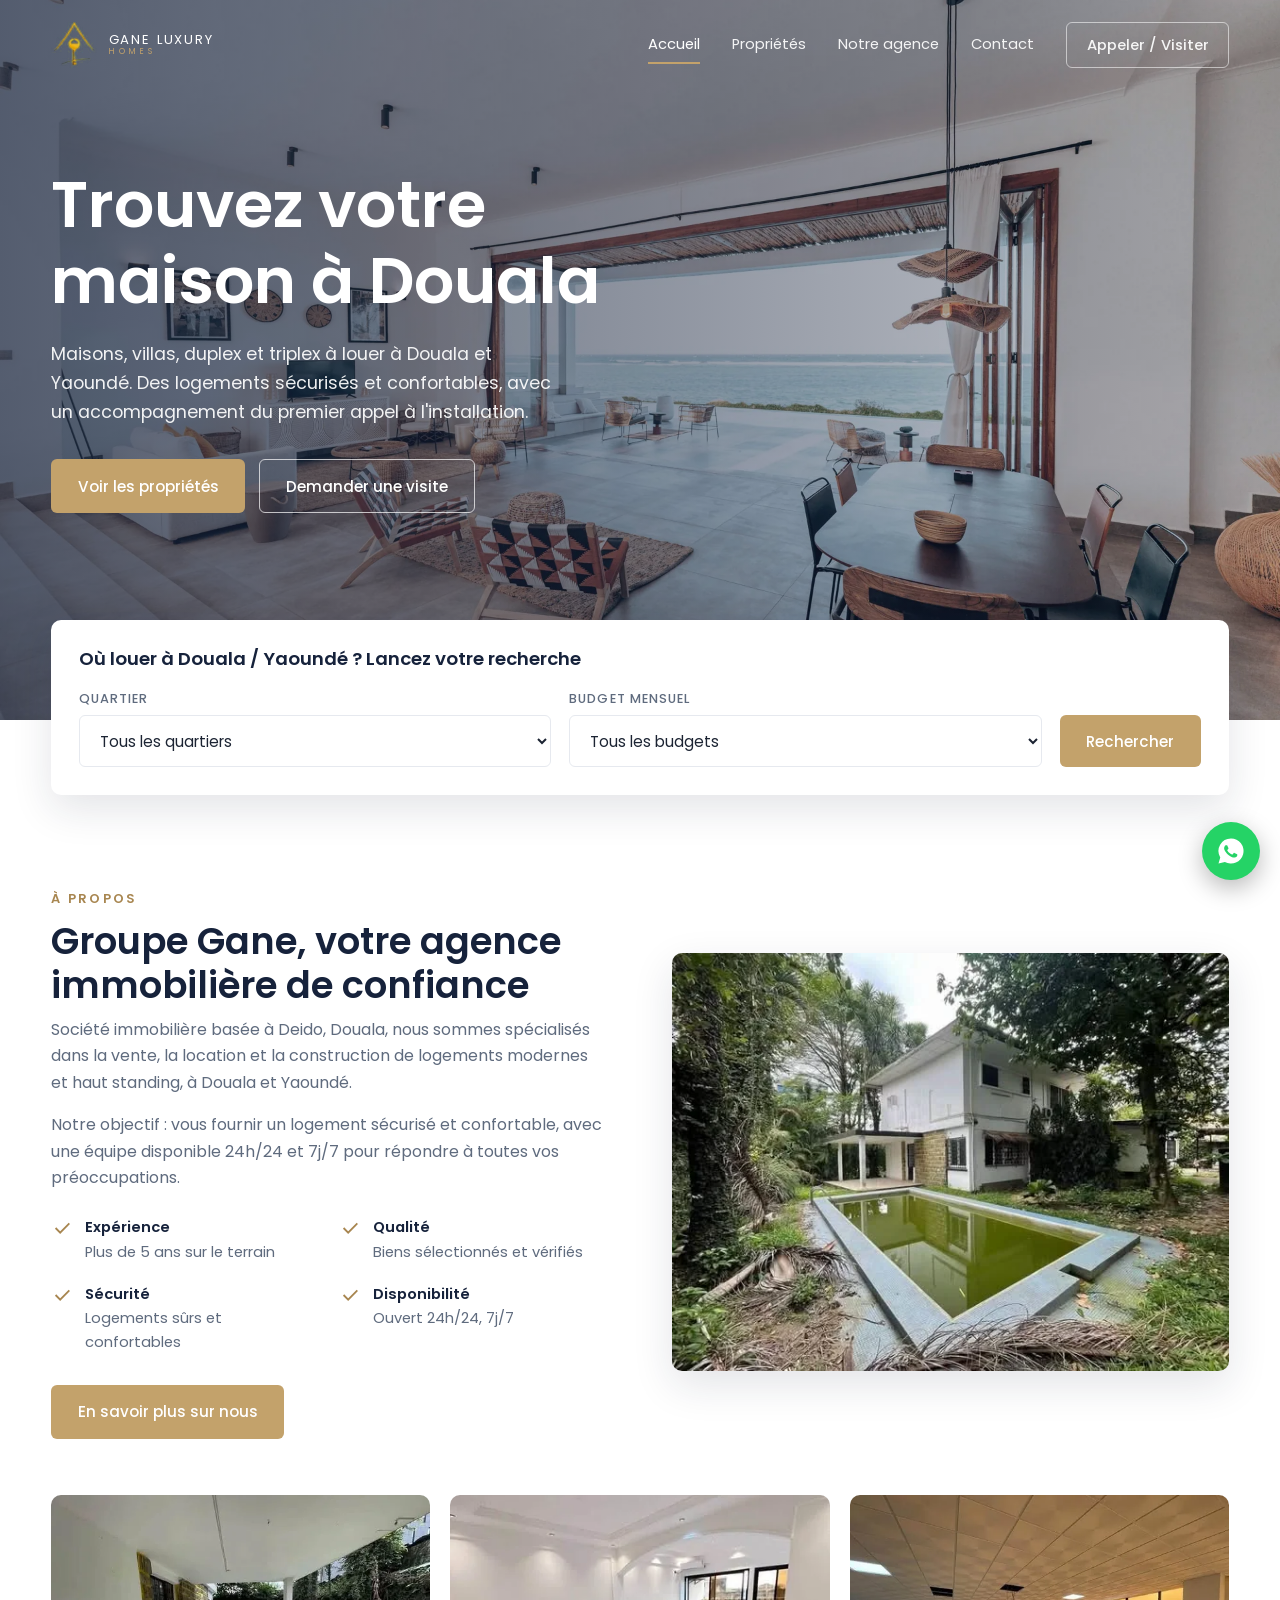
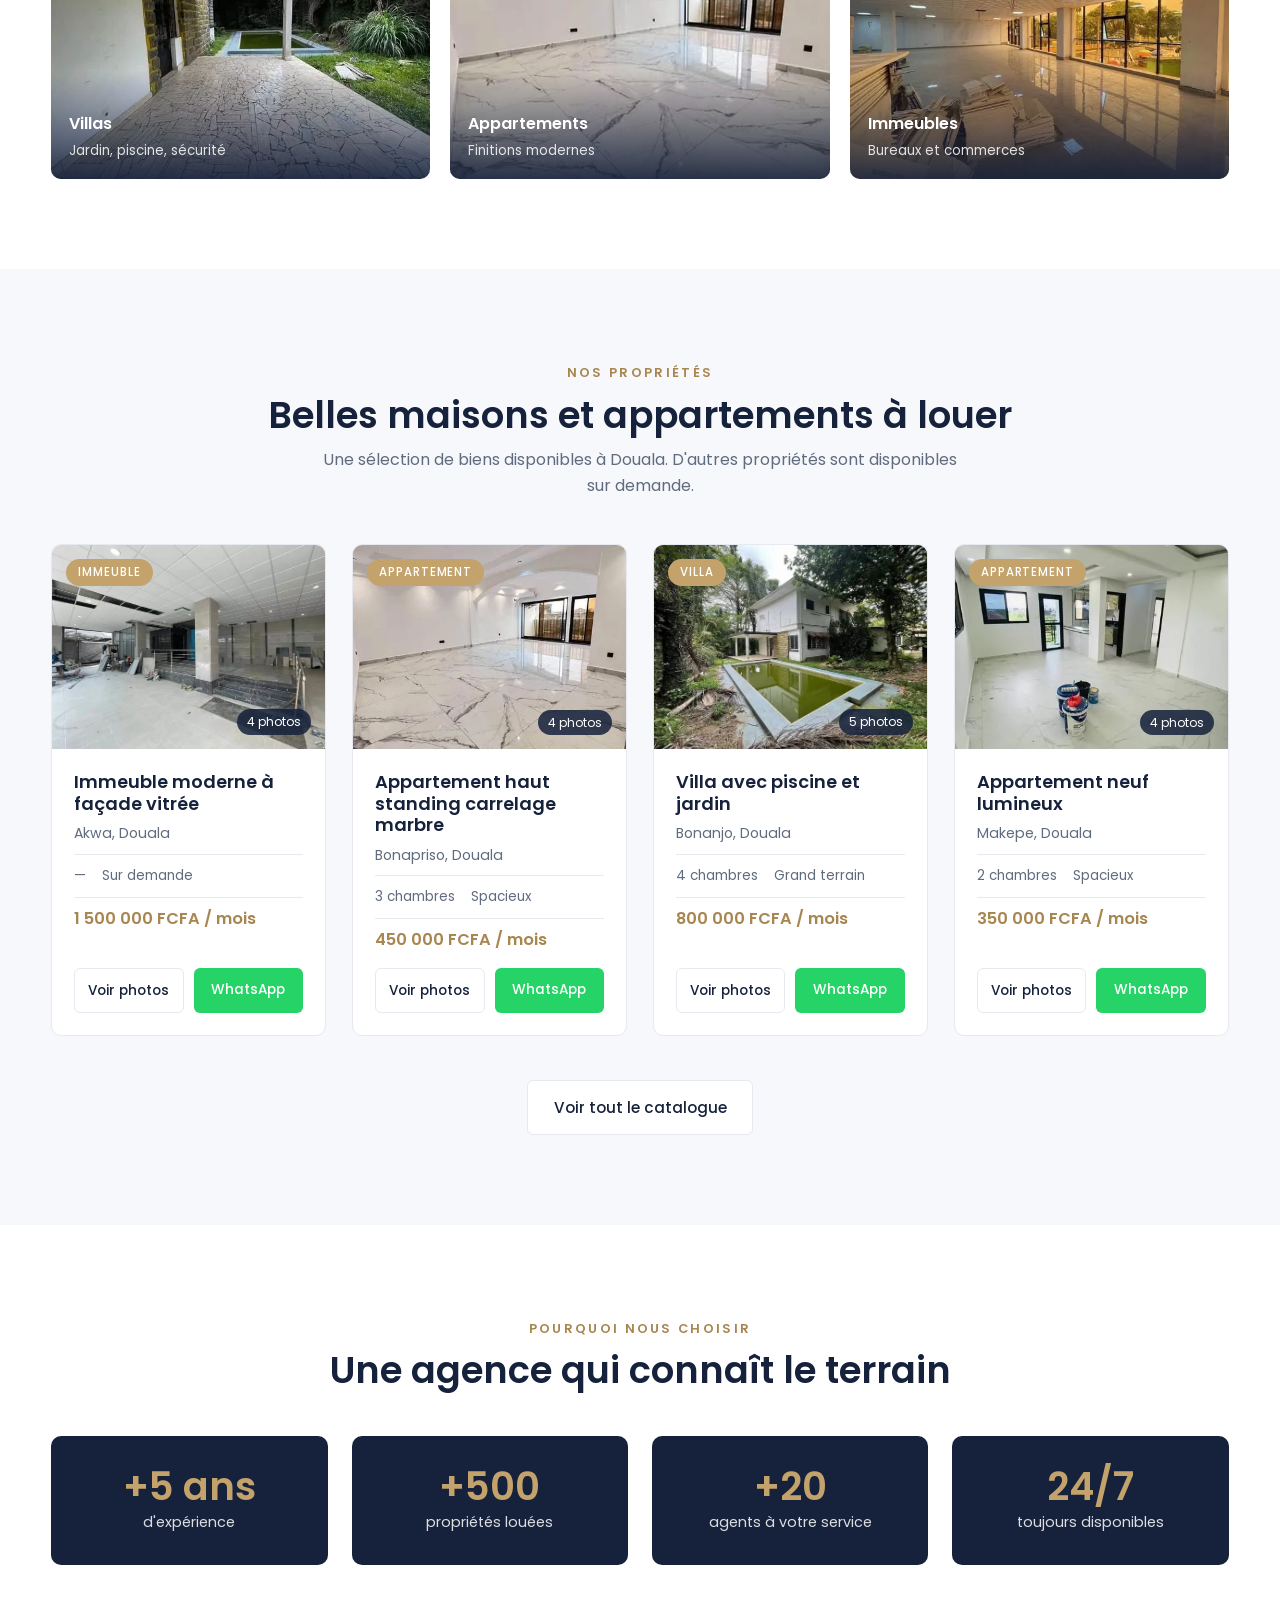
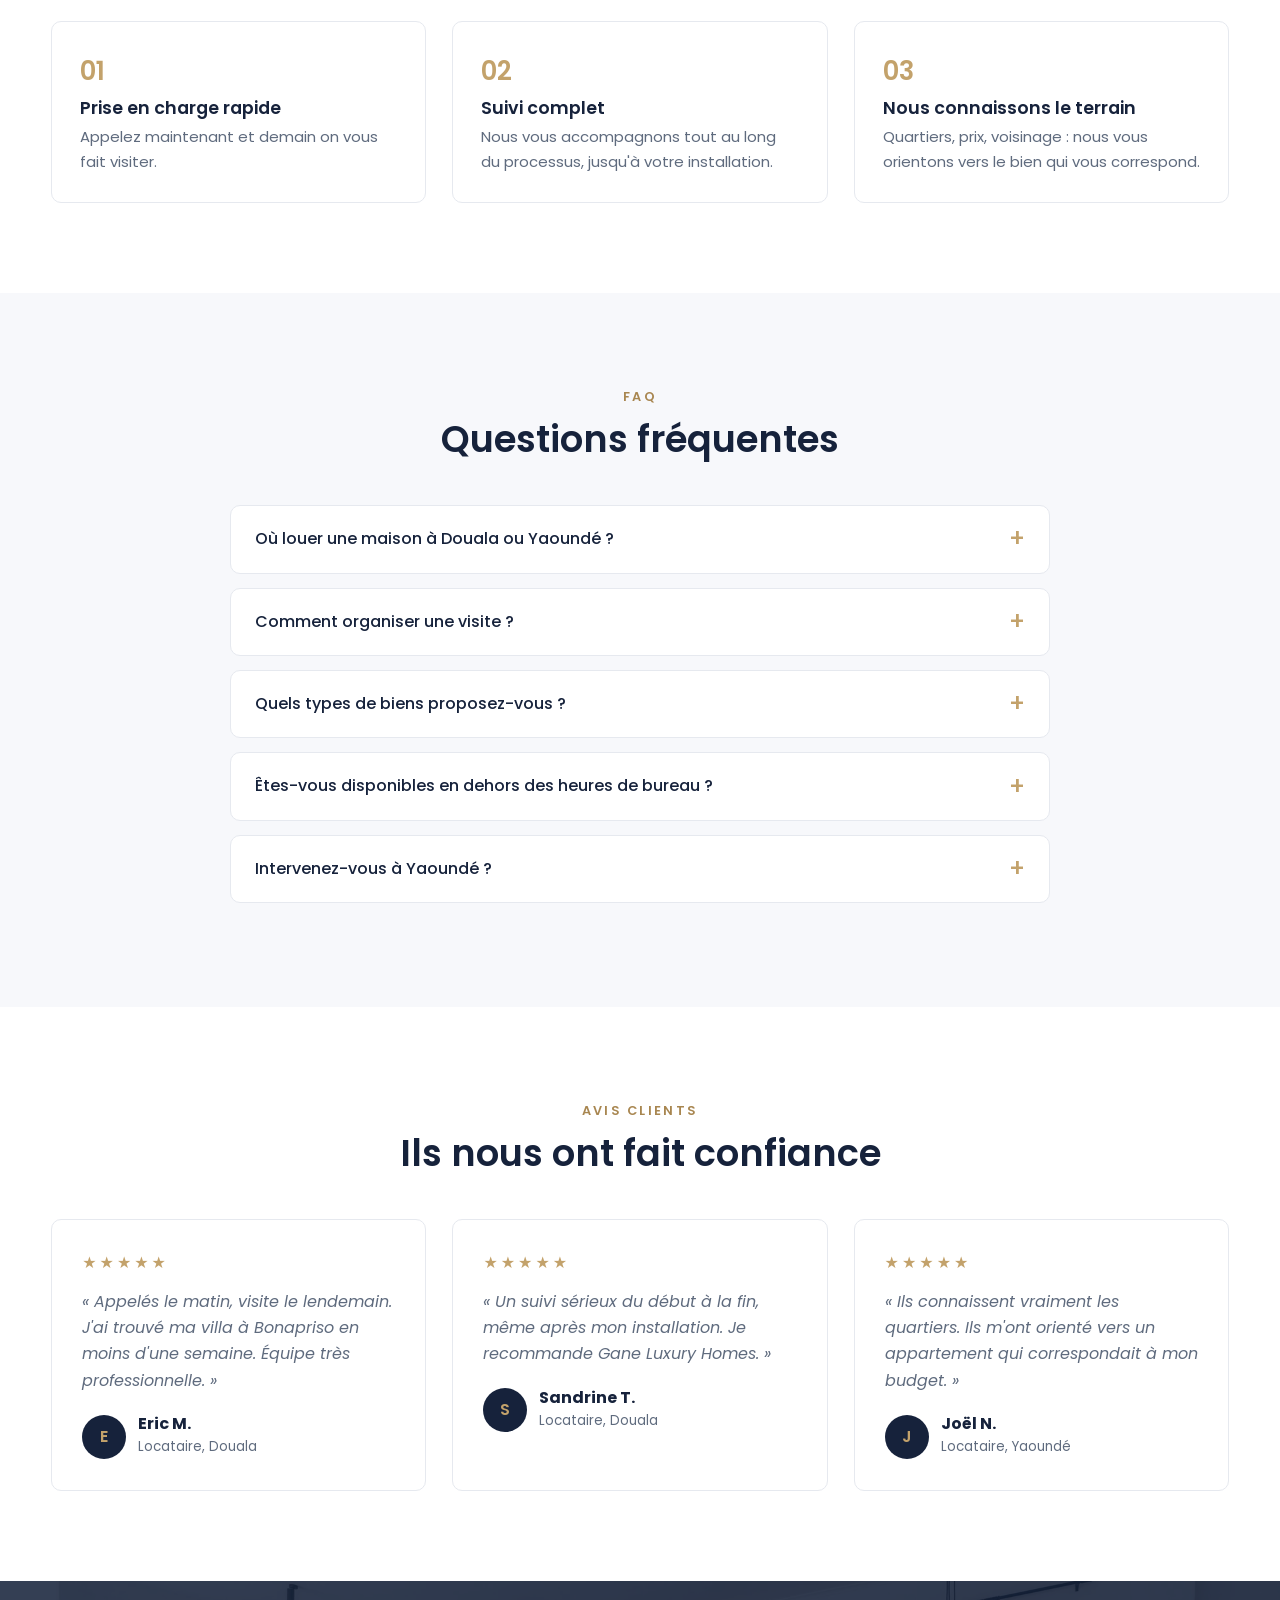
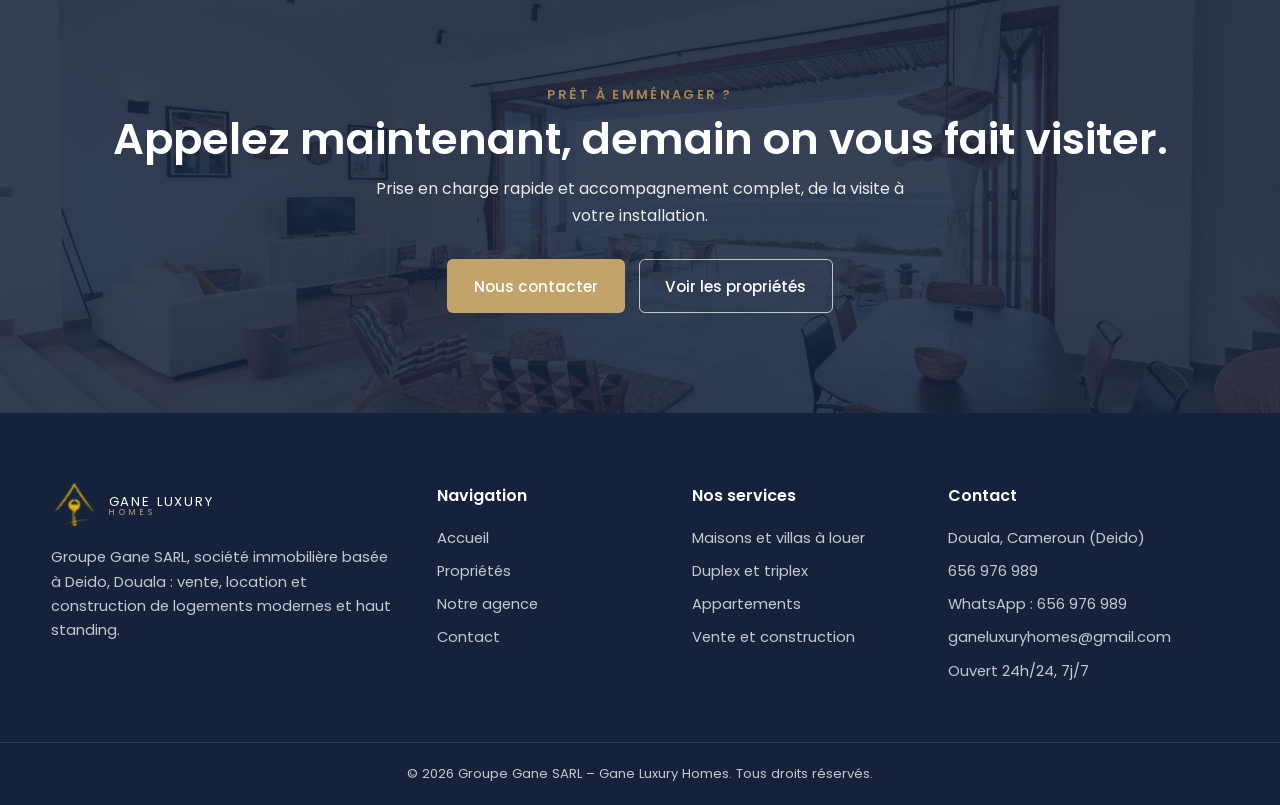
<file: index.html>
<!DOCTYPE html>
<html lang="fr">
<head>
<meta charset="utf-8">
<meta name="viewport" content="width=device-width,initial-scale=1">
<title>Agence immobilière Douala & Yaoundé – Maisons, villas et duplex à louer | Gane Luxury Homes</title>
<meta name="description" content="Groupe Gane, agence immobilière à Douala et Yaoundé : trouvez votre villa, maison ou duplex à louer. Visite rapide, accompagnement complet, disponible 24h/24.">
<meta name="keywords" content="agence immobilière douala, agence immobilière yaoundé, maison à louer, villa et maison à louer, maison villas, duplex, triplex à louer à douala, trouvez votre villa à douala, location de maison, où louer à douala, belle maison à louer, grande maison à louer">
<meta name="theme-color" content="#16223b">
<link rel="preconnect" href="https://fonts.googleapis.com">
<link rel="preconnect" href="https://fonts.gstatic.com" crossorigin>
<link href="https://fonts.googleapis.com/css2?family=Poppins:wght@300;400;500;600&display=swap" rel="stylesheet">
<link rel="stylesheet" href="css/style.css">
<script type="application/ld+json">
{"@context":"https://schema.org","@type":"RealEstateAgent","name":"Groupe Gane - Gane Luxury Homes","description":"Agence immobilière à Douala : vente, location et construction de logements modernes et haut standing.","telephone":"+237656976989","email":"ganeluxuryhomes@gmail.com","address":{"@type":"PostalAddress","addressLocality":"Douala","addressCountry":"CM"},"areaServed":["Douala","Yaoundé"],"openingHours":"Mo-Su 00:00-23:59"}
</script>
</head>
<body>
<header class="header">
  <div class="wrap nav">
    <a href="index.html" class="logo" aria-label="Gane Luxury Homes">
      <img class="logo-img" src="image/logo.webp" alt="">
      <span class="logo-text"><b>GANE LUXURY</b><small>HOMES</small></span>
    </a>
    <button class="burger" aria-label="Menu"><span></span><span></span><span></span></button>
    <nav class="menu">
      <a href="index.html" class="active">Accueil</a>
      <a href="proprietes.html" >Propriétés</a>
      <a href="agence.html" >Notre agence</a>
      <a href="contact.html" >Contact</a>
      <a href="contact.html" class="btn">Appeler / Visiter</a>
    </nav>
  </div>
</header>
<section class="hero" style="background-image:url('image/banniere2.webp')">
  <div class="wrap">
    <h1>Trouvez votre maison à Douala</h1>
    <p>Maisons, villas, duplex et triplex à louer à Douala et Yaoundé. Des logements sécurisés et confortables, avec un accompagnement du premier appel à l'installation.</p>
    <div class="hero-btns">
      <a class="btn btn-gold" href="proprietes.html">Voir les propriétés</a>
      <a class="btn btn-outline" href="contact.html">Demander une visite</a>
    </div>
  </div>
</section>

<div class="search-wrap wrap">
  <form class="search" id="hero-search">
    <h3>Où louer à Douala / Yaoundé ? Lancez votre recherche</h3>
    <div class="field"><label for="hq">Quartier</label><select id="hq" name="quartier" data-quartier></select></div>
    <div class="field"><label for="hb">Budget mensuel</label><select id="hb" name="budget" data-budget></select></div>
    <button class="btn btn-gold" type="submit">Rechercher</button>
  </form>
</div>

<section class="section">
  <div class="wrap split">
    <div class="reveal">
      <span class="eyebrow">À propos</span>
      <h2>Groupe Gane, votre agence immobilière de confiance</h2>
      <p>Société immobilière basée à Deido, Douala, nous sommes spécialisés dans la vente, la location et la construction de logements modernes et haut standing, à Douala et Yaoundé.</p>
      <p>Notre objectif : vous fournir un logement sécurisé et confortable, avec une équipe disponible 24h/24 et 7j/7 pour répondre à toutes vos préoccupations.</p>
      <ul class="checks">
        <li><svg viewBox="0 0 24 24"><path d="M5 12l5 5L20 7"/></svg><div><b>Expérience</b><span>Plus de 5 ans sur le terrain</span></div></li>
        <li><svg viewBox="0 0 24 24"><path d="M5 12l5 5L20 7"/></svg><div><b>Qualité</b><span>Biens sélectionnés et vérifiés</span></div></li>
        <li><svg viewBox="0 0 24 24"><path d="M5 12l5 5L20 7"/></svg><div><b>Sécurité</b><span>Logements sûrs et confortables</span></div></li>
        <li><svg viewBox="0 0 24 24"><path d="M5 12l5 5L20 7"/></svg><div><b>Disponibilité</b><span>Ouvert 24h/24, 7j/7</span></div></li>
      </ul>
      <a class="btn btn-gold" href="agence.html">En savoir plus sur nous</a>
    </div>
    <img class="reveal" src="image/C1.webp" alt="Villa avec piscine à louer à Douala" loading="lazy">
  </div>
  <div class="wrap projects">
    <div class="mini reveal"><img src="image/C4.webp" alt="Villa et terrasse" loading="lazy"><div><b>Villas</b><small>Jardin, piscine, sécurité</small></div></div>
    <div class="mini reveal"><img src="image/B1.webp" alt="Appartement haut standing" loading="lazy"><div><b>Appartements</b><small>Finitions modernes</small></div></div>
    <div class="mini reveal"><img src="image/A2.webp" alt="Immeuble moderne" loading="lazy"><div><b>Immeubles</b><small>Bureaux et commerces</small></div></div>
  </div>
</section>

<section class="section alt">
  <div class="wrap">
    <div class="sec-head center reveal">
      <span class="eyebrow">Nos propriétés</span>
      <h2>Belles maisons et appartements à louer</h2>
      <p class="lead">Une sélection de biens disponibles à Douala. D'autres propriétés sont disponibles sur demande.</p>
    </div>
    <div class="props" id="featured"></div>
    <div class="center-btn"><a class="btn btn-dark" href="proprietes.html">Voir tout le catalogue</a></div>
  </div>
</section>

<section class="section">
  <div class="wrap">
    <div class="sec-head center reveal">
      <span class="eyebrow">Pourquoi nous choisir</span>
      <h2>Une agence qui connaît le terrain</h2>
    </div>
    <div class="why-grid">
      <div class="stat reveal"><b>+5 ans</b><span>d'expérience</span></div>
      <div class="stat reveal"><b>+500</b><span>propriétés louées</span></div>
      <div class="stat reveal"><b>+20</b><span>agents à votre service</span></div>
      <div class="stat reveal"><b>24/7</b><span>toujours disponibles</span></div>
    </div>
    <div class="adv">
      <div class="reveal"><span class="num">01</span><h3>Prise en charge rapide</h3><p>Appelez maintenant et demain on vous fait visiter.</p></div>
      <div class="reveal"><span class="num">02</span><h3>Suivi complet</h3><p>Nous vous accompagnons tout au long du processus, jusqu'à votre installation.</p></div>
      <div class="reveal"><span class="num">03</span><h3>Nous connaissons le terrain</h3><p>Quartiers, prix, voisinage : nous vous orientons vers le bien qui vous correspond.</p></div>
    </div>
  </div>
</section>

<section class="section alt">
  <div class="wrap">
    <div class="sec-head center reveal"><span class="eyebrow">FAQ</span><h2>Questions fréquentes</h2></div>
    <div class="faq reveal">
      <details><summary>Où louer une maison à Douala ou Yaoundé ?</summary><p>Nous proposons des maisons, villas, duplex et triplex dans les meilleurs quartiers de Douala et Yaoundé. Contactez-nous avec votre budget et votre quartier souhaité, nous vous proposons les biens disponibles.</p></details>
      <details><summary>Comment organiser une visite ?</summary><p>Appelez-nous ou écrivez-nous sur WhatsApp au 656 976 989. Demain, notre équipe vous fait visiter les biens qui vous intéressent.</p></details>
      <details><summary>Quels types de biens proposez-vous ?</summary><p>Villas, maisons, duplex, triplex, appartements et immeubles, à la location comme à la vente. Nous réalisons également des constructions de logements modernes.</p></details>
      <details><summary>Êtes-vous disponibles en dehors des heures de bureau ?</summary><p>Oui, nous sommes disponibles 24h/24 et 7j/7 pour répondre à toutes vos préoccupations.</p></details>
      <details><summary>Intervenez-vous à Yaoundé ?</summary><p>Oui, nous opérons principalement à Douala et Yaoundé.</p></details>
    </div>
  </div>
</section>

<section class="section">
  <div class="wrap">
    <div class="sec-head center reveal"><span class="eyebrow">Avis clients</span><h2>Ils nous ont fait confiance</h2></div>
    <div class="reviews">
      <div class="review reveal"><div class="stars">★★★★★</div><p>« Appelés le matin, visite le lendemain. J'ai trouvé ma villa à Bonapriso en moins d'une semaine. Équipe très professionnelle. »</p><div class="who"><span class="av">E</span><div><b>Eric M.</b><small>Locataire, Douala</small></div></div></div>
      <div class="review reveal"><div class="stars">★★★★★</div><p>« Un suivi sérieux du début à la fin, même après mon installation. Je recommande Gane Luxury Homes. »</p><div class="who"><span class="av">S</span><div><b>Sandrine T.</b><small>Locataire, Douala</small></div></div></div>
      <div class="review reveal"><div class="stars">★★★★★</div><p>« Ils connaissent vraiment les quartiers. Ils m'ont orienté vers un appartement qui correspondait à mon budget. »</p><div class="who"><span class="av">J</span><div><b>Joël N.</b><small>Locataire, Yaoundé</small></div></div></div>
    </div>
  </div>
</section>
<section class="cta" style="background-image:url('image/banniere2.webp')">
  <div class="wrap reveal">
    <span class="eyebrow">Prêt à emménager ?</span>
    <h2>Appelez maintenant, demain on vous fait visiter.</h2>
    <p>Prise en charge rapide et accompagnement complet, de la visite à votre installation.</p>
    <div class="hero-btns">
      <a class="btn btn-gold" href="contact.html">Nous contacter</a>
      <a class="btn btn-outline" href="proprietes.html">Voir les propriétés</a>
    </div>
  </div>
</section>
<footer class="footer">
  <div class="wrap foot-grid">
    <div>
      <a href="index.html" class="logo"><img class="logo-img" src="image/logo.webp" alt=""><span class="logo-text"><b>GANE LUXURY</b><small>HOMES</small></span></a>
      <p>Groupe Gane SARL, société immobilière basée à Deido, Douala : vente, location et construction de logements modernes et haut standing.</p>
    </div>
    <div>
      <h4>Navigation</h4>
      <ul><li><a href="index.html">Accueil</a></li><li><a href="proprietes.html">Propriétés</a></li><li><a href="agence.html">Notre agence</a></li><li><a href="contact.html">Contact</a></li></ul>
    </div>
    <div>
      <h4>Nos services</h4>
      <ul><li>Maisons et villas à louer</li><li>Duplex et triplex</li><li>Appartements</li><li>Vente et construction</li></ul>
    </div>
    <div>
      <h4>Contact</h4>
      <ul>
        <li>Douala, Cameroun (Deido)</li>
        <li><a href="tel:+237656976989">656 976 989</a></li>
        <li><a href="https://wa.me/237656976989" target="_blank" rel="noopener">WhatsApp : 656 976 989</a></li>
        <li><a href="mailto:ganeluxuryhomes@gmail.com">ganeluxuryhomes@gmail.com</a></li>
        <li>Ouvert 24h/24, 7j/7</li>
      </ul>
    </div>
  </div>
  <div class="copy">© <script>document.write(new Date().getFullYear())</script> Groupe Gane SARL – Gane Luxury Homes. Tous droits réservés.</div>
</footer>
<a class="wa-float" href="https://wa.me/237656976989" target="_blank" rel="noopener" aria-label="WhatsApp"><svg viewBox="0 0 24 24"><path d="M12 2a10 10 0 0 0-8.6 15.1L2 22l5.1-1.3A10 10 0 1 0 12 2zm4.9 14c-.2.6-1.2 1.1-1.7 1.2-.4.1-1 .1-1.6-.1-.4-.1-.9-.3-1.5-.6-2.7-1.2-4.4-3.9-4.5-4-.1-.2-1.1-1.4-1.1-2.7s.7-1.9.9-2.2c.2-.2.5-.3.7-.3h.5c.2 0 .4 0 .5.4l.8 1.9c.1.2.1.3 0 .5l-.3.4-.4.4c-.1.1-.3.3-.1.6.2.3.7 1.2 1.5 1.9 1 .9 1.9 1.2 2.2 1.3.3.1.4.1.6-.1l.8-1c.2-.2.3-.2.5-.1l1.8.9c.3.1.4.2.5.3.1.1.1.6-.1 1.2z"/></svg></a>
<div class="lb" role="dialog" aria-modal="true"><button class="lb-x" aria-label="Fermer">×</button><button class="lb-p" aria-label="Précédent">‹</button><button class="lb-n" aria-label="Suivant">›</button><img alt=""><p class="lb-cap"></p><div class="lb-thumbs"></div></div>
<script src="js/data.js"></script><script src="js/main.js"></script></body></html>
</file>
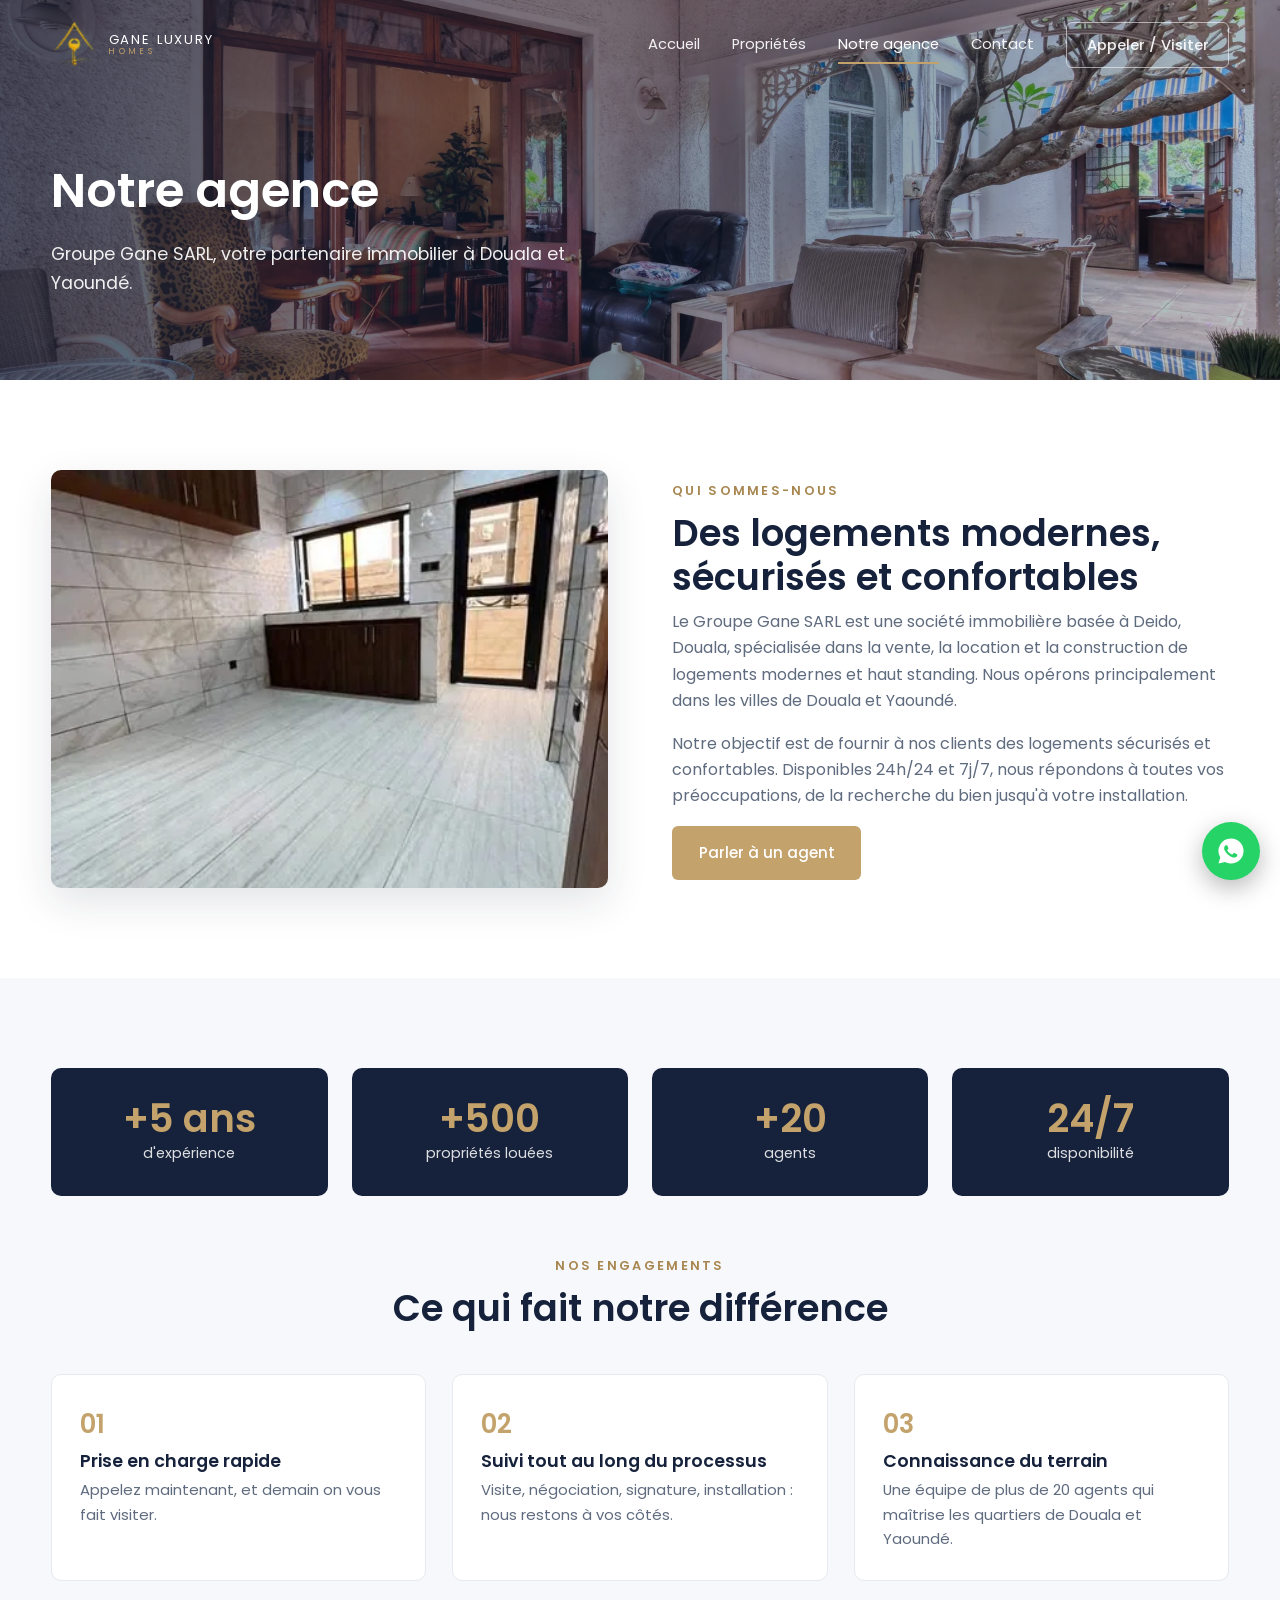
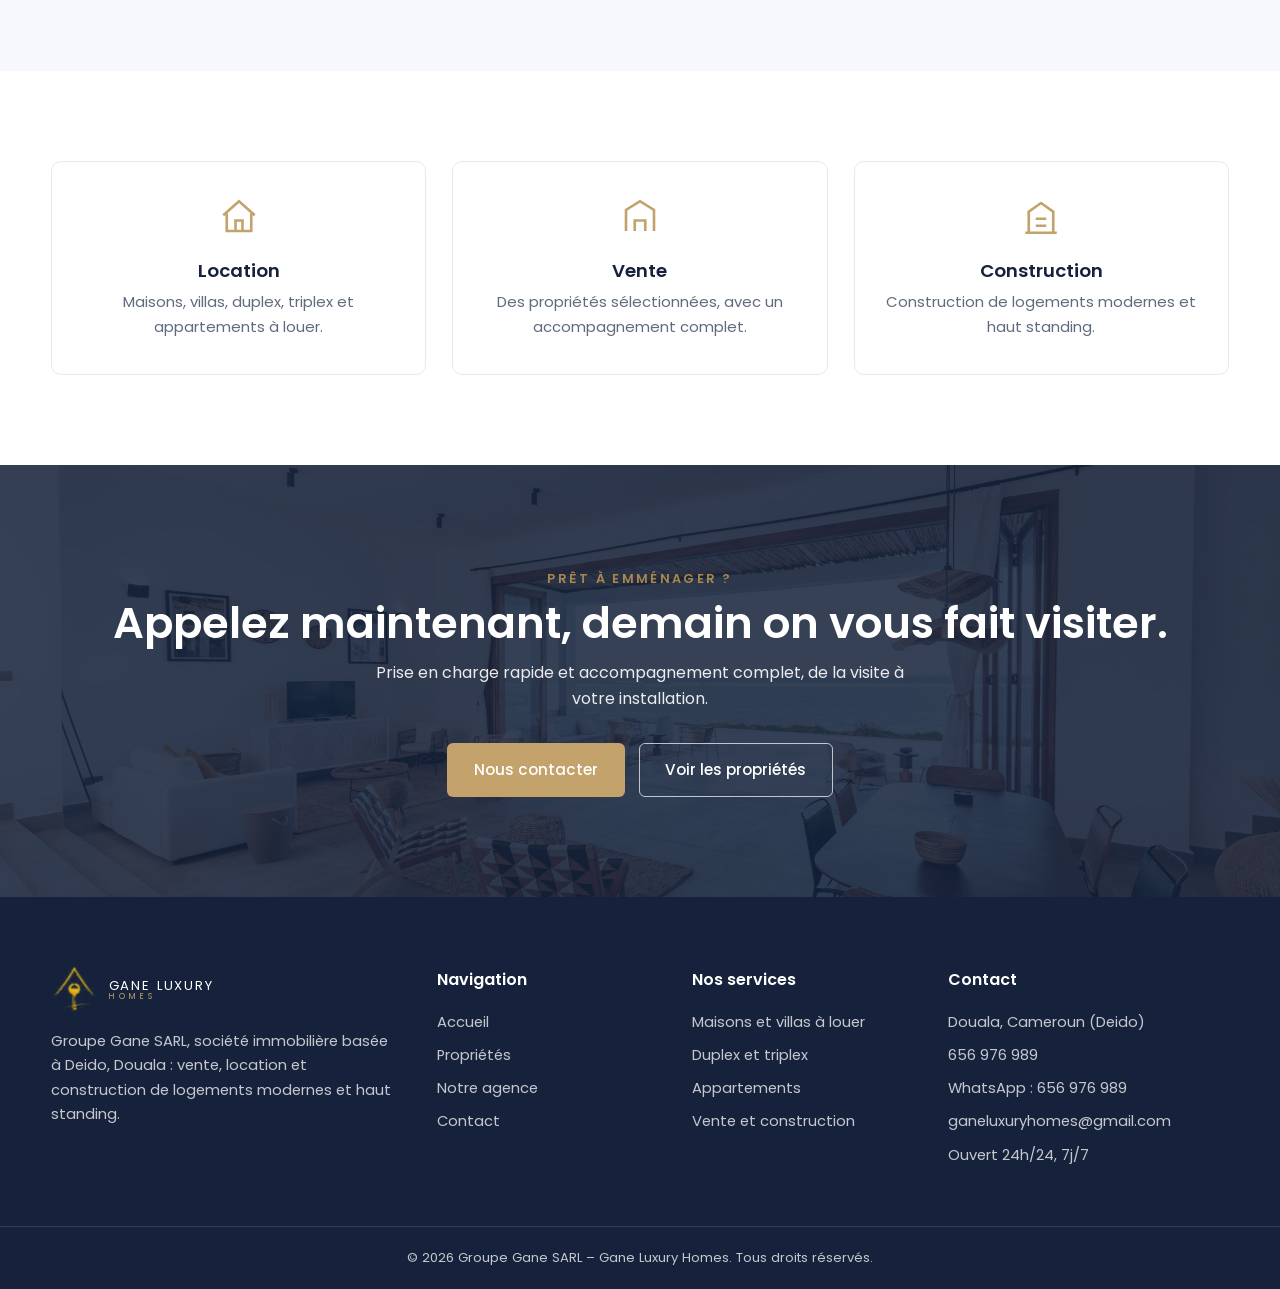
<file: agence.html>
<!DOCTYPE html>
<html lang="fr">
<head>
<meta charset="utf-8">
<meta name="viewport" content="width=device-width,initial-scale=1">
<title>Notre agence immobilière à Douala – Groupe Gane | Gane Luxury Homes</title>
<meta name="description" content="Découvrez le Groupe Gane SARL, société immobilière basée à Deido, Douala : vente, location et construction de logements modernes et haut standing.">
<meta name="keywords" content="agence immobilière douala, agence immobilière yaoundé, maison à louer, villa et maison à louer, maison villas, duplex, triplex à louer à douala, trouvez votre villa à douala, location de maison, où louer à douala, belle maison à louer, grande maison à louer">
<meta name="theme-color" content="#16223b">
<link rel="preconnect" href="https://fonts.googleapis.com">
<link rel="preconnect" href="https://fonts.gstatic.com" crossorigin>
<link href="https://fonts.googleapis.com/css2?family=Poppins:wght@300;400;500;600&display=swap" rel="stylesheet">
<link rel="stylesheet" href="css/style.css">
<script type="application/ld+json">
{"@context":"https://schema.org","@type":"RealEstateAgent","name":"Groupe Gane - Gane Luxury Homes","description":"Agence immobilière à Douala : vente, location et construction de logements modernes et haut standing.","telephone":"+237656976989","email":"ganeluxuryhomes@gmail.com","address":{"@type":"PostalAddress","addressLocality":"Douala","addressCountry":"CM"},"areaServed":["Douala","Yaoundé"],"openingHours":"Mo-Su 00:00-23:59"}
</script>
</head>
<body>
<header class="header">
  <div class="wrap nav">
    <a href="index.html" class="logo" aria-label="Gane Luxury Homes">
      <img class="logo-img" src="image/logo.webp" alt="">
      <span class="logo-text"><b>GANE LUXURY</b><small>HOMES</small></span>
    </a>
    <button class="burger" aria-label="Menu"><span></span><span></span><span></span></button>
    <nav class="menu">
      <a href="index.html" >Accueil</a>
      <a href="proprietes.html" >Propriétés</a>
      <a href="agence.html" class="active">Notre agence</a>
      <a href="contact.html" >Contact</a>
      <a href="contact.html" class="btn">Appeler / Visiter</a>
    </nav>
  </div>
</header>
<section class="hero page-hero" style="background-image:url('image/banniere1.webp')">
  <div class="wrap"><h1>Notre agence</h1><p>Groupe Gane SARL, votre partenaire immobilier à Douala et Yaoundé.</p></div>
</section>
<section class="section">
  <div class="wrap split">
    <img class="reveal" src="image/B3.webp" alt="Intérieur d'un logement haut standing" loading="lazy">
    <div class="reveal">
      <span class="eyebrow">Qui sommes-nous</span>
      <h2>Des logements modernes, sécurisés et confortables</h2>
      <p>Le Groupe Gane SARL est une société immobilière basée à Deido, Douala, spécialisée dans la vente, la location et la construction de logements modernes et haut standing. Nous opérons principalement dans les villes de Douala et Yaoundé.</p>
      <p>Notre objectif est de fournir à nos clients des logements sécurisés et confortables. Disponibles 24h/24 et 7j/7, nous répondons à toutes vos préoccupations, de la recherche du bien jusqu'à votre installation.</p>
      <a class="btn btn-gold" href="contact.html">Parler à un agent</a>
    </div>
  </div>
</section>
<section class="section alt">
  <div class="wrap">
    <div class="why-grid">
      <div class="stat reveal"><b>+5 ans</b><span>d'expérience</span></div>
      <div class="stat reveal"><b>+500</b><span>propriétés louées</span></div>
      <div class="stat reveal"><b>+20</b><span>agents</span></div>
      <div class="stat reveal"><b>24/7</b><span>disponibilité</span></div>
    </div>
    <div class="sec-head center reveal"><span class="eyebrow">Nos engagements</span><h2>Ce qui fait notre différence</h2></div>
    <div class="adv">
      <div class="reveal"><span class="num">01</span><h3>Prise en charge rapide</h3><p>Appelez maintenant, et demain on vous fait visiter.</p></div>
      <div class="reveal"><span class="num">02</span><h3>Suivi tout au long du processus</h3><p>Visite, négociation, signature, installation : nous restons à vos côtés.</p></div>
      <div class="reveal"><span class="num">03</span><h3>Connaissance du terrain</h3><p>Une équipe de plus de 20 agents qui maîtrise les quartiers de Douala et Yaoundé.</p></div>
    </div>
  </div>
</section>
<section class="section">
  <div class="wrap cards3">
    <div class="card-ico reveal"><svg viewBox="0 0 24 24"><path d="M3 11l9-8 9 8M5 10v10h14V10M10 20v-6h4v6"/></svg><h3>Location</h3><p>Maisons, villas, duplex, triplex et appartements à louer.</p></div>
    <div class="card-ico reveal"><svg viewBox="0 0 24 24"><path d="M4 20V8l8-5 8 5v12M9 20v-6h6v6"/></svg><h3>Vente</h3><p>Des propriétés sélectionnées, avec un accompagnement complet.</p></div>
    <div class="card-ico reveal"><svg viewBox="0 0 24 24"><path d="M3 21h18M5 21V9l7-5 7 5v12M9 13h6M9 17h6"/></svg><h3>Construction</h3><p>Construction de logements modernes et haut standing.</p></div>
  </div>
</section>
<section class="cta" style="background-image:url('image/banniere2.webp')">
  <div class="wrap reveal">
    <span class="eyebrow">Prêt à emménager ?</span>
    <h2>Appelez maintenant, demain on vous fait visiter.</h2>
    <p>Prise en charge rapide et accompagnement complet, de la visite à votre installation.</p>
    <div class="hero-btns">
      <a class="btn btn-gold" href="contact.html">Nous contacter</a>
      <a class="btn btn-outline" href="proprietes.html">Voir les propriétés</a>
    </div>
  </div>
</section>
<footer class="footer">
  <div class="wrap foot-grid">
    <div>
      <a href="index.html" class="logo"><img class="logo-img" src="image/logo.webp" alt=""><span class="logo-text"><b>GANE LUXURY</b><small>HOMES</small></span></a>
      <p>Groupe Gane SARL, société immobilière basée à Deido, Douala : vente, location et construction de logements modernes et haut standing.</p>
    </div>
    <div>
      <h4>Navigation</h4>
      <ul><li><a href="index.html">Accueil</a></li><li><a href="proprietes.html">Propriétés</a></li><li><a href="agence.html">Notre agence</a></li><li><a href="contact.html">Contact</a></li></ul>
    </div>
    <div>
      <h4>Nos services</h4>
      <ul><li>Maisons et villas à louer</li><li>Duplex et triplex</li><li>Appartements</li><li>Vente et construction</li></ul>
    </div>
    <div>
      <h4>Contact</h4>
      <ul>
        <li>Douala, Cameroun (Deido)</li>
        <li><a href="tel:+237656976989">656 976 989</a></li>
        <li><a href="https://wa.me/237656976989" target="_blank" rel="noopener">WhatsApp : 656 976 989</a></li>
        <li><a href="mailto:ganeluxuryhomes@gmail.com">ganeluxuryhomes@gmail.com</a></li>
        <li>Ouvert 24h/24, 7j/7</li>
      </ul>
    </div>
  </div>
  <div class="copy">© <script>document.write(new Date().getFullYear())</script> Groupe Gane SARL – Gane Luxury Homes. Tous droits réservés.</div>
</footer>
<a class="wa-float" href="https://wa.me/237656976989" target="_blank" rel="noopener" aria-label="WhatsApp"><svg viewBox="0 0 24 24"><path d="M12 2a10 10 0 0 0-8.6 15.1L2 22l5.1-1.3A10 10 0 1 0 12 2zm4.9 14c-.2.6-1.2 1.1-1.7 1.2-.4.1-1 .1-1.6-.1-.4-.1-.9-.3-1.5-.6-2.7-1.2-4.4-3.9-4.5-4-.1-.2-1.1-1.4-1.1-2.7s.7-1.9.9-2.2c.2-.2.5-.3.7-.3h.5c.2 0 .4 0 .5.4l.8 1.9c.1.2.1.3 0 .5l-.3.4-.4.4c-.1.1-.3.3-.1.6.2.3.7 1.2 1.5 1.9 1 .9 1.9 1.2 2.2 1.3.3.1.4.1.6-.1l.8-1c.2-.2.3-.2.5-.1l1.8.9c.3.1.4.2.5.3.1.1.1.6-.1 1.2z"/></svg></a>
<script src="js/data.js"></script><script src="js/main.js"></script></body></html>
</file>
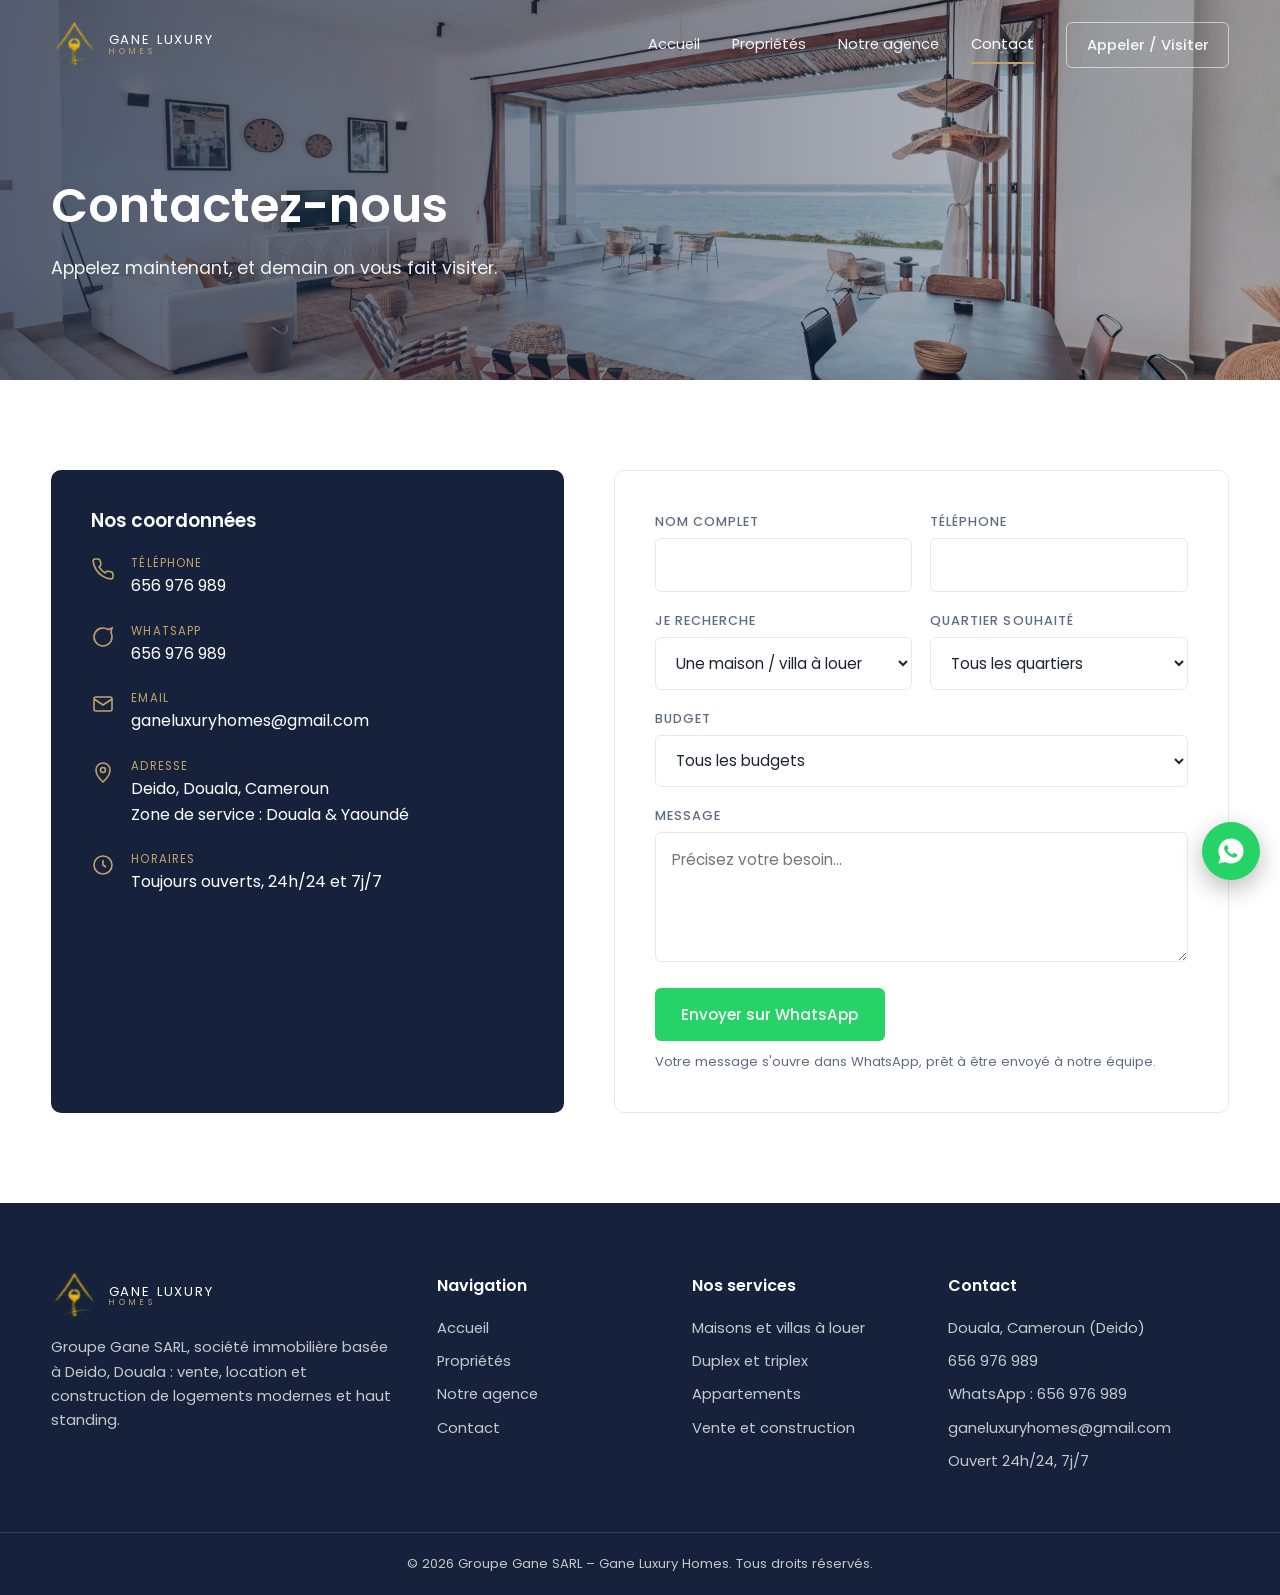
<file: contact.html>
<!DOCTYPE html>
<html lang="fr">
<head>
<meta charset="utf-8">
<meta name="viewport" content="width=device-width,initial-scale=1">
<title>Contact – Agence immobilière Douala | Gane Luxury Homes</title>
<meta name="description" content="Contactez Gane Luxury Homes à Douala : téléphone, WhatsApp, email. Disponibles 24h/24, 7j/7. Appelez et visitez dès demain.">
<meta name="keywords" content="agence immobilière douala, agence immobilière yaoundé, maison à louer, villa et maison à louer, maison villas, duplex, triplex à louer à douala, trouvez votre villa à douala, location de maison, où louer à douala, belle maison à louer, grande maison à louer">
<meta name="theme-color" content="#16223b">
<link rel="preconnect" href="https://fonts.googleapis.com">
<link rel="preconnect" href="https://fonts.gstatic.com" crossorigin>
<link href="https://fonts.googleapis.com/css2?family=Poppins:wght@300;400;500;600&display=swap" rel="stylesheet">
<link rel="stylesheet" href="css/style.css">
<script type="application/ld+json">
{"@context":"https://schema.org","@type":"RealEstateAgent","name":"Groupe Gane - Gane Luxury Homes","description":"Agence immobilière à Douala : vente, location et construction de logements modernes et haut standing.","telephone":"+237656976989","email":"ganeluxuryhomes@gmail.com","address":{"@type":"PostalAddress","addressLocality":"Douala","addressCountry":"CM"},"areaServed":["Douala","Yaoundé"],"openingHours":"Mo-Su 00:00-23:59"}
</script>
</head>
<body>
<header class="header">
  <div class="wrap nav">
    <a href="index.html" class="logo" aria-label="Gane Luxury Homes">
      <img class="logo-img" src="image/logo.webp" alt="">
      <span class="logo-text"><b>GANE LUXURY</b><small>HOMES</small></span>
    </a>
    <button class="burger" aria-label="Menu"><span></span><span></span><span></span></button>
    <nav class="menu">
      <a href="index.html" >Accueil</a>
      <a href="proprietes.html" >Propriétés</a>
      <a href="agence.html" >Notre agence</a>
      <a href="contact.html" class="active">Contact</a>
      <a href="contact.html" class="btn">Appeler / Visiter</a>
    </nav>
  </div>
</header>
<section class="hero page-hero" style="background-image:url('image/banniere2.webp')">
  <div class="wrap"><h1>Contactez-nous</h1><p>Appelez maintenant, et demain on vous fait visiter.</p></div>
</section>
<section class="section">
  <div class="wrap contact-grid">
    <div class="info-card reveal">
      <h3>Nos coordonnées</h3>
      <ul>
        <li><svg viewBox="0 0 24 24"><path d="M22 16.9v3a2 2 0 0 1-2.2 2 19.8 19.8 0 0 1-8.6-3.1 19.5 19.5 0 0 1-6-6A19.8 19.8 0 0 1 2.1 4.2 2 2 0 0 1 4.1 2h3a2 2 0 0 1 2 1.7c.1 1 .4 1.9.7 2.8a2 2 0 0 1-.5 2.1L8.1 9.9a16 16 0 0 0 6 6l1.3-1.3a2 2 0 0 1 2.1-.4c.9.3 1.8.6 2.8.7a2 2 0 0 1 1.7 2z"/></svg><div><small>Téléphone</small><a href="tel:+237656976989">656 976 989</a></div></li>
        <li><svg viewBox="0 0 24 24"><path d="M21 12a9 9 0 1 1-4-7.5L21 3l-1.2 4.2A9 9 0 0 1 21 12z"/></svg><div><small>WhatsApp</small><a href="https://wa.me/237656976989" target="_blank" rel="noopener">656 976 989</a></div></li>
        <li><svg viewBox="0 0 24 24"><rect x="3" y="5" width="18" height="14" rx="2"/><path d="M3 7l9 6 9-6"/></svg><div><small>Email</small><a href="mailto:ganeluxuryhomes@gmail.com">ganeluxuryhomes@gmail.com</a></div></li>
        <li><svg viewBox="0 0 24 24"><path d="M12 22s7-6.2 7-12a7 7 0 0 0-14 0c0 5.8 7 12 7 12z"/><circle cx="12" cy="10" r="2.5"/></svg><div><small>Adresse</small>Deido, Douala, Cameroun<br>Zone de service : Douala &amp; Yaoundé</div></li>
        <li><svg viewBox="0 0 24 24"><circle cx="12" cy="12" r="9"/><path d="M12 7v5l3 2"/></svg><div><small>Horaires</small>Toujours ouverts, 24h/24 et 7j/7</div></li>
      </ul>
    </div>
    <form class="form reveal" id="contact-form">
      <div class="field"><label for="nom">Nom complet</label><input id="nom" name="nom" required></div>
      <div class="field"><label for="tel">Téléphone</label><input id="tel" name="tel" type="tel" required></div>
      <div class="field"><label for="besoin">Je recherche</label><select id="besoin" name="besoin"><option>Une maison / villa à louer</option><option>Un duplex / triplex</option><option>Un appartement</option><option>Acheter un bien</option><option>Faire construire</option></select></div>
      <div class="field"><label for="quartier">Quartier souhaité</label><select id="quartier" name="quartier" data-quartier></select></div>
      <div class="field full"><label for="budget">Budget</label><select id="budget" name="budget" data-budget></select></div>
      <div class="field full"><label for="message">Message</label><textarea id="message" name="message" placeholder="Précisez votre besoin…"></textarea></div>
      <div class="full"><button class="btn btn-wa" type="submit">Envoyer sur WhatsApp</button><p class="note" style="margin-top:10px">Votre message s'ouvre dans WhatsApp, prêt à être envoyé à notre équipe.</p></div>
    </form>
  </div>
</section>
<footer class="footer">
  <div class="wrap foot-grid">
    <div>
      <a href="index.html" class="logo"><img class="logo-img" src="image/logo.webp" alt=""><span class="logo-text"><b>GANE LUXURY</b><small>HOMES</small></span></a>
      <p>Groupe Gane SARL, société immobilière basée à Deido, Douala : vente, location et construction de logements modernes et haut standing.</p>
    </div>
    <div>
      <h4>Navigation</h4>
      <ul><li><a href="index.html">Accueil</a></li><li><a href="proprietes.html">Propriétés</a></li><li><a href="agence.html">Notre agence</a></li><li><a href="contact.html">Contact</a></li></ul>
    </div>
    <div>
      <h4>Nos services</h4>
      <ul><li>Maisons et villas à louer</li><li>Duplex et triplex</li><li>Appartements</li><li>Vente et construction</li></ul>
    </div>
    <div>
      <h4>Contact</h4>
      <ul>
        <li>Douala, Cameroun (Deido)</li>
        <li><a href="tel:+237656976989">656 976 989</a></li>
        <li><a href="https://wa.me/237656976989" target="_blank" rel="noopener">WhatsApp : 656 976 989</a></li>
        <li><a href="mailto:ganeluxuryhomes@gmail.com">ganeluxuryhomes@gmail.com</a></li>
        <li>Ouvert 24h/24, 7j/7</li>
      </ul>
    </div>
  </div>
  <div class="copy">© <script>document.write(new Date().getFullYear())</script> Groupe Gane SARL – Gane Luxury Homes. Tous droits réservés.</div>
</footer>
<a class="wa-float" href="https://wa.me/237656976989" target="_blank" rel="noopener" aria-label="WhatsApp"><svg viewBox="0 0 24 24"><path d="M12 2a10 10 0 0 0-8.6 15.1L2 22l5.1-1.3A10 10 0 1 0 12 2zm4.9 14c-.2.6-1.2 1.1-1.7 1.2-.4.1-1 .1-1.6-.1-.4-.1-.9-.3-1.5-.6-2.7-1.2-4.4-3.9-4.5-4-.1-.2-1.1-1.4-1.1-2.7s.7-1.9.9-2.2c.2-.2.5-.3.7-.3h.5c.2 0 .4 0 .5.4l.8 1.9c.1.2.1.3 0 .5l-.3.4-.4.4c-.1.1-.3.3-.1.6.2.3.7 1.2 1.5 1.9 1 .9 1.9 1.2 2.2 1.3.3.1.4.1.6-.1l.8-1c.2-.2.3-.2.5-.1l1.8.9c.3.1.4.2.5.3.1.1.1.6-.1 1.2z"/></svg></a>
<script src="js/data.js"></script><script src="js/main.js"></script></body></html>
</file>
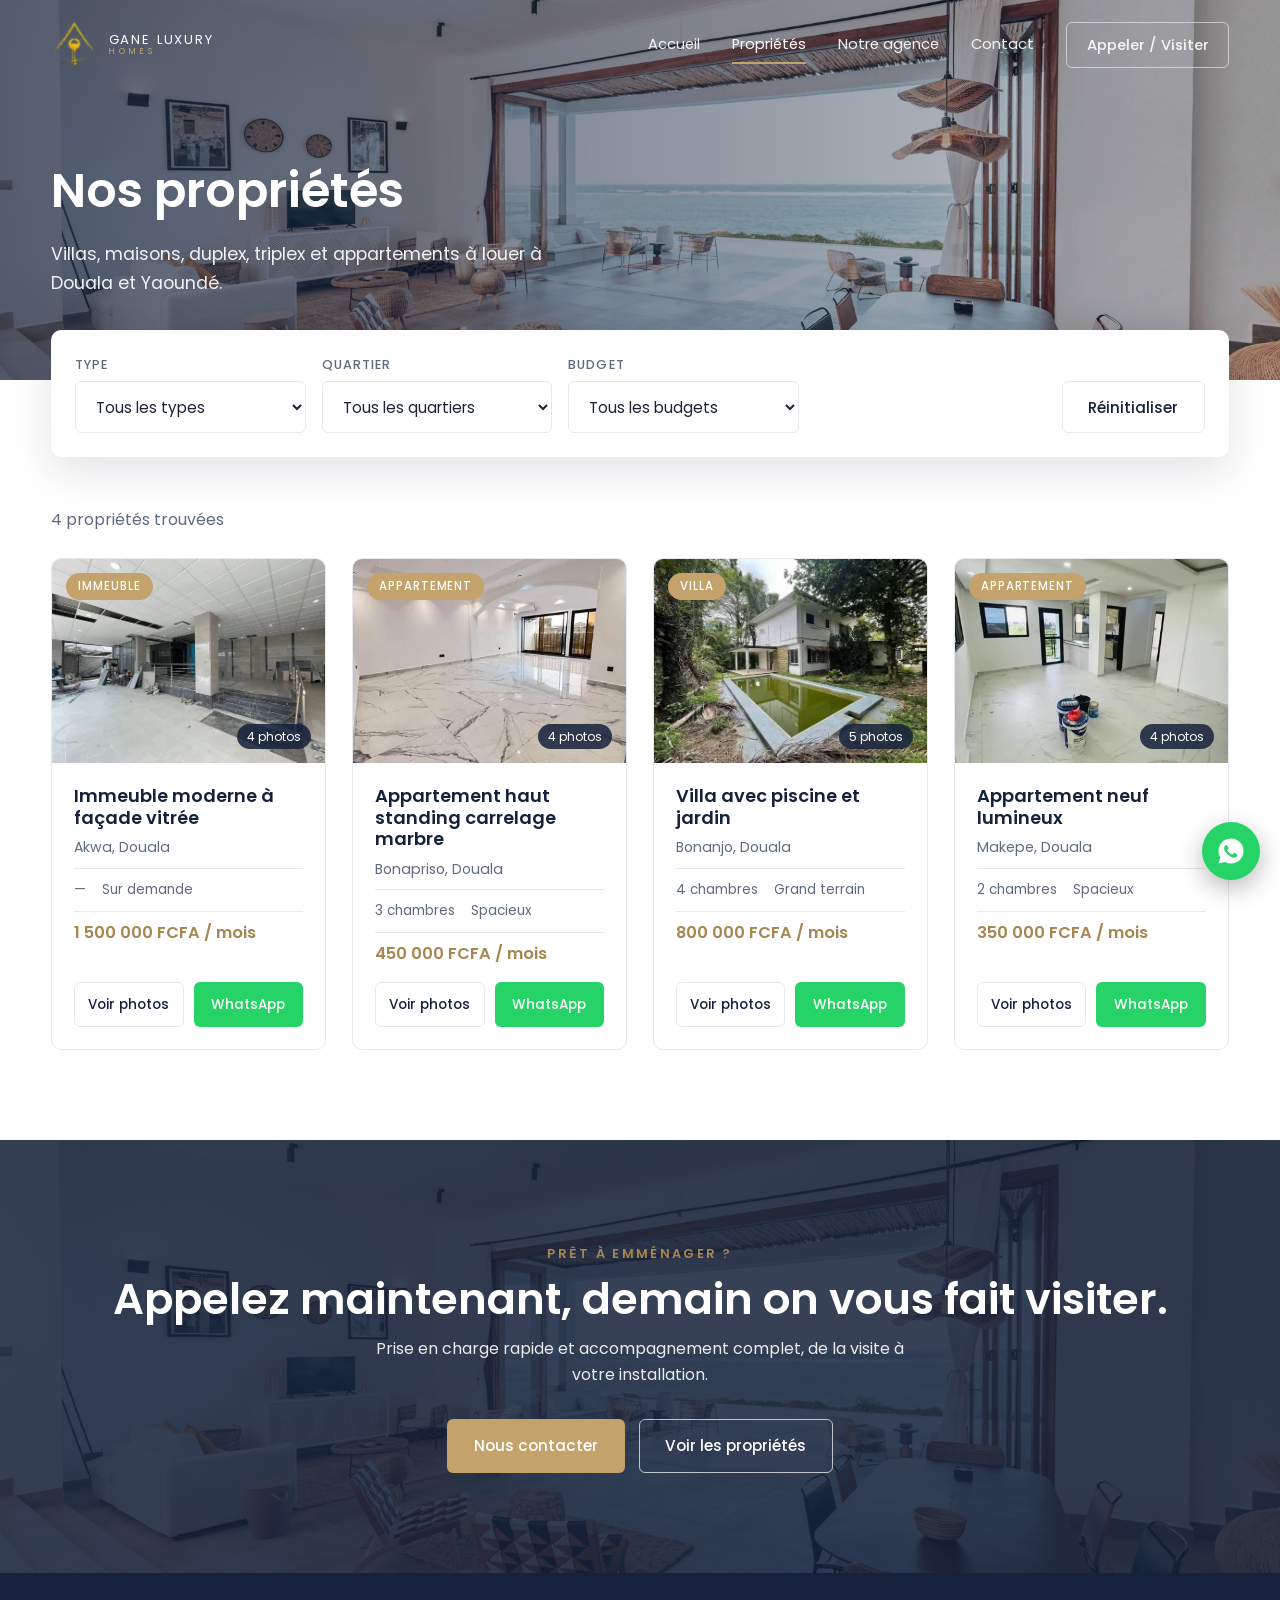
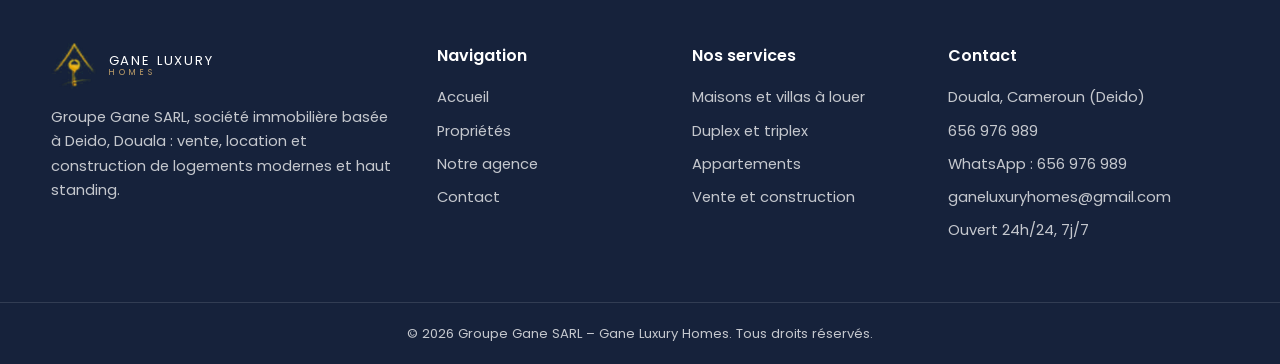
<file: proprietes.html>
<!DOCTYPE html>
<html lang="fr">
<head>
<meta charset="utf-8">
<meta name="viewport" content="width=device-width,initial-scale=1">
<title>Propriétés à louer à Douala – Villas, duplex, appartements | Gane Luxury Homes</title>
<meta name="description" content="Catalogue des maisons, villas, duplex et appartements à louer à Douala et Yaoundé. Filtrez par type, quartier et budget.">
<meta name="keywords" content="agence immobilière douala, agence immobilière yaoundé, maison à louer, villa et maison à louer, maison villas, duplex, triplex à louer à douala, trouvez votre villa à douala, location de maison, où louer à douala, belle maison à louer, grande maison à louer">
<meta name="theme-color" content="#16223b">
<link rel="preconnect" href="https://fonts.googleapis.com">
<link rel="preconnect" href="https://fonts.gstatic.com" crossorigin>
<link href="https://fonts.googleapis.com/css2?family=Poppins:wght@300;400;500;600&display=swap" rel="stylesheet">
<link rel="stylesheet" href="css/style.css">
<script type="application/ld+json">
{"@context":"https://schema.org","@type":"RealEstateAgent","name":"Groupe Gane - Gane Luxury Homes","description":"Agence immobilière à Douala : vente, location et construction de logements modernes et haut standing.","telephone":"+237656976989","email":"ganeluxuryhomes@gmail.com","address":{"@type":"PostalAddress","addressLocality":"Douala","addressCountry":"CM"},"areaServed":["Douala","Yaoundé"],"openingHours":"Mo-Su 00:00-23:59"}
</script>
</head>
<body>
<header class="header">
  <div class="wrap nav">
    <a href="index.html" class="logo" aria-label="Gane Luxury Homes">
      <img class="logo-img" src="image/logo.webp" alt="">
      <span class="logo-text"><b>GANE LUXURY</b><small>HOMES</small></span>
    </a>
    <button class="burger" aria-label="Menu"><span></span><span></span><span></span></button>
    <nav class="menu">
      <a href="index.html" >Accueil</a>
      <a href="proprietes.html" class="active">Propriétés</a>
      <a href="agence.html" >Notre agence</a>
      <a href="contact.html" >Contact</a>
      <a href="contact.html" class="btn">Appeler / Visiter</a>
    </nav>
  </div>
</header>
<section class="hero page-hero" style="background-image:url('image/banniere2.webp')">
  <div class="wrap"><h1>Nos propriétés</h1><p>Villas, maisons, duplex, triplex et appartements à louer à Douala et Yaoundé.</p></div>
</section>
<section class="section" style="padding-top:0">
  <div class="wrap">
    <div class="filters">
      <div class="field"><label for="f-type">Type</label><select id="f-type"><option value="">Tous les types</option><option>Villa</option><option>Appartement</option><option>Immeuble</option></select></div>
      <div class="field"><label for="f-quartier">Quartier</label><select id="f-quartier" data-quartier></select></div>
      <div class="field"><label for="f-budget">Budget</label><select id="f-budget" data-budget></select></div>
      <span></span>
      <button class="btn btn-dark" id="f-reset" type="button">Réinitialiser</button>
    </div>
    <p class="lead" id="result-count" style="margin-bottom:24px"></p>
    <div class="props" id="catalog"></div>
  </div>
</section>
<section class="cta" style="background-image:url('image/banniere2.webp')">
  <div class="wrap reveal">
    <span class="eyebrow">Prêt à emménager ?</span>
    <h2>Appelez maintenant, demain on vous fait visiter.</h2>
    <p>Prise en charge rapide et accompagnement complet, de la visite à votre installation.</p>
    <div class="hero-btns">
      <a class="btn btn-gold" href="contact.html">Nous contacter</a>
      <a class="btn btn-outline" href="proprietes.html">Voir les propriétés</a>
    </div>
  </div>
</section>
<footer class="footer">
  <div class="wrap foot-grid">
    <div>
      <a href="index.html" class="logo"><img class="logo-img" src="image/logo.webp" alt=""><span class="logo-text"><b>GANE LUXURY</b><small>HOMES</small></span></a>
      <p>Groupe Gane SARL, société immobilière basée à Deido, Douala : vente, location et construction de logements modernes et haut standing.</p>
    </div>
    <div>
      <h4>Navigation</h4>
      <ul><li><a href="index.html">Accueil</a></li><li><a href="proprietes.html">Propriétés</a></li><li><a href="agence.html">Notre agence</a></li><li><a href="contact.html">Contact</a></li></ul>
    </div>
    <div>
      <h4>Nos services</h4>
      <ul><li>Maisons et villas à louer</li><li>Duplex et triplex</li><li>Appartements</li><li>Vente et construction</li></ul>
    </div>
    <div>
      <h4>Contact</h4>
      <ul>
        <li>Douala, Cameroun (Deido)</li>
        <li><a href="tel:+237656976989">656 976 989</a></li>
        <li><a href="https://wa.me/237656976989" target="_blank" rel="noopener">WhatsApp : 656 976 989</a></li>
        <li><a href="mailto:ganeluxuryhomes@gmail.com">ganeluxuryhomes@gmail.com</a></li>
        <li>Ouvert 24h/24, 7j/7</li>
      </ul>
    </div>
  </div>
  <div class="copy">© <script>document.write(new Date().getFullYear())</script> Groupe Gane SARL – Gane Luxury Homes. Tous droits réservés.</div>
</footer>
<a class="wa-float" href="https://wa.me/237656976989" target="_blank" rel="noopener" aria-label="WhatsApp"><svg viewBox="0 0 24 24"><path d="M12 2a10 10 0 0 0-8.6 15.1L2 22l5.1-1.3A10 10 0 1 0 12 2zm4.9 14c-.2.6-1.2 1.1-1.7 1.2-.4.1-1 .1-1.6-.1-.4-.1-.9-.3-1.5-.6-2.7-1.2-4.4-3.9-4.5-4-.1-.2-1.1-1.4-1.1-2.7s.7-1.9.9-2.2c.2-.2.5-.3.7-.3h.5c.2 0 .4 0 .5.4l.8 1.9c.1.2.1.3 0 .5l-.3.4-.4.4c-.1.1-.3.3-.1.6.2.3.7 1.2 1.5 1.9 1 .9 1.9 1.2 2.2 1.3.3.1.4.1.6-.1l.8-1c.2-.2.3-.2.5-.1l1.8.9c.3.1.4.2.5.3.1.1.1.6-.1 1.2z"/></svg></a>
<div class="lb" role="dialog" aria-modal="true"><button class="lb-x" aria-label="Fermer">×</button><button class="lb-p" aria-label="Précédent">‹</button><button class="lb-n" aria-label="Suivant">›</button><img alt=""><p class="lb-cap"></p><div class="lb-thumbs"></div></div>
<script src="js/data.js"></script><script src="js/main.js"></script></body></html>
</file>
<file: css/style.css>
:root{
  --navy:#16223b;
  --navy-2:#1f2e4d;
  --gold:#c3a26b;
  --gold-d:#a88650;
  --ink:#1c2433;
  --muted:#5f6b7e;
  --line:#e6e9ef;
  --bg:#f7f8fb;
  --white:#fff;
  --radius:10px;
  --shadow:0 14px 40px rgba(22,34,59,.12);
  --wrap:1180px;
}
*{box-sizing:border-box;margin:0;padding:0}
html{scroll-behavior:smooth}
body{font-family:'Poppins',system-ui,sans-serif;color:var(--ink);background:var(--white);line-height:1.65;-webkit-font-smoothing:antialiased}
img{max-width:100%;display:block}
a{color:inherit;text-decoration:none}
ul{list-style:none}
.wrap{width:min(var(--wrap),92%);margin-inline:auto}
h1,h2,h3{line-height:1.2;font-weight:600;color:var(--navy)}
h2{font-size:clamp(1.7rem,3vw,2.3rem);margin-bottom:.6rem}
.eyebrow{display:inline-block;color:var(--gold-d);font-size:.8rem;letter-spacing:.18em;text-transform:uppercase;font-weight:600;margin-bottom:.6rem}
.lead{color:var(--muted);max-width:640px}
.section{padding:90px 0}
.section.alt{background:var(--bg)}
.sec-head{margin-bottom:44px}
.sec-head.center{text-align:center}.sec-head.center .lead{margin-inline:auto}

/* buttons */
.btn{display:inline-flex;align-items:center;justify-content:center;gap:.5rem;padding:.85rem 1.6rem;border-radius:6px;font-weight:500;font-size:.95rem;border:1.5px solid transparent;cursor:pointer;transition:.25s;font-family:inherit}
.btn-gold{background:var(--gold);color:#fff}
.btn-gold:hover{background:var(--gold-d)}
.btn-outline{border-color:rgba(255,255,255,.7);color:#fff}
.btn-outline:hover{background:#fff;color:var(--navy)}
.btn-dark{border-color:var(--line);color:var(--navy);background:#fff}
.btn-dark:hover{border-color:var(--navy);background:var(--navy);color:#fff}
.btn-wa{background:#25d366;color:#fff}
.btn-wa:hover{background:#1fb858}

/* header */
.header{position:absolute;inset:0 0 auto 0;z-index:50;padding:22px 0;transition:.3s}
.header.solid{position:fixed;background:rgba(22,34,59,.97);padding:12px 0;box-shadow:0 4px 20px rgba(0,0,0,.2)}
.nav{display:flex;align-items:center;justify-content:space-between;gap:24px}
.logo{display:flex;align-items:center;gap:12px;color:#fff}
.logo-img{height:46px;width:auto}
.logo-text{display:flex;flex-direction:column;line-height:1.1}
.logo-text b{font-weight:400;letter-spacing:.14em;font-size:.82rem}
.logo-text small{letter-spacing:.5em;font-size:.5rem;color:var(--gold)}
.menu{display:flex;align-items:center;gap:32px}
.menu a{color:#fff;font-size:.92rem;padding:6px 0;border-bottom:2px solid transparent;opacity:.92}
.menu a:hover,.menu a.active{border-color:var(--gold);opacity:1}
.menu a.btn{border:1.5px solid rgba(255,255,255,.6);padding:.6rem 1.2rem;border-radius:6px}
.menu a.btn:hover{background:var(--gold);border-color:var(--gold)}
.burger{display:none;background:none;border:0;width:44px;height:44px;cursor:pointer}
.burger span{display:block;width:26px;height:2px;background:#fff;margin:6px auto;transition:.3s}

/* hero */
.hero{position:relative;min-height:720px;display:flex;align-items:center;color:#fff;background:var(--navy) center/cover no-repeat;padding:150px 0 190px}
.hero::before{content:"";position:absolute;inset:0;background:linear-gradient(90deg,rgba(22,34,59,.72) 0%,rgba(22,34,59,.46) 55%,rgba(22,34,59,.22) 100%)}
.hero .wrap{position:relative}
.hero h1{color:#fff;font-size:clamp(2.3rem,5.5vw,4rem);max-width:640px;font-weight:600}
.hero p{max-width:520px;margin:20px 0 32px;font-size:1.1rem;opacity:.92}
.hero-btns{display:flex;gap:14px;flex-wrap:wrap}
.page-hero{min-height:380px;padding:150px 0 70px}
.page-hero h1{font-size:clamp(2rem,4.5vw,3rem)}
.page-hero p{margin-bottom:0}

/* search */
.search-wrap{position:relative;z-index:5;margin-top:-100px}
.search{background:#fff;border-radius:var(--radius);box-shadow:var(--shadow);padding:28px;display:grid;grid-template-columns:1fr 1fr auto;gap:18px;align-items:end}
.search h3{grid-column:1/-1;font-size:1.15rem}
.field label{display:block;font-size:.8rem;font-weight:500;color:var(--muted);margin-bottom:6px;text-transform:uppercase;letter-spacing:.08em}
.field select,.field input,.field textarea{width:100%;padding:.85rem 1rem;border:1.5px solid var(--line);border-radius:6px;font:inherit;font-size:.95rem;color:var(--ink);background:#fff;transition:.2s}
.field select:focus,.field input:focus,.field textarea:focus{outline:none;border-color:var(--gold)}

/* feature cards */
.cards3{display:grid;grid-template-columns:repeat(3,1fr);gap:26px}
.card-ico{background:#fff;border:1px solid var(--line);border-radius:var(--radius);padding:34px 28px;text-align:center;transition:.3s}
.card-ico:hover{transform:translateY(-6px);box-shadow:var(--shadow)}
.card-ico svg{width:42px;height:42px;stroke:var(--gold);fill:none;stroke-width:1.5;margin-bottom:14px}
.card-ico h3{font-size:1.15rem;margin-bottom:8px}
.card-ico p{color:var(--muted);font-size:.93rem}

/* about */
.split{display:grid;grid-template-columns:1fr 1fr;gap:64px;align-items:center}
.split img{border-radius:var(--radius);box-shadow:var(--shadow);width:100%;aspect-ratio:4/3;object-fit:cover}
.split p{color:var(--muted);margin-bottom:16px}
.checks{display:grid;grid-template-columns:1fr 1fr;gap:18px;margin:24px 0 30px}
.checks li{display:flex;gap:12px;font-size:.92rem}
.checks svg{flex:none;width:22px;height:22px;stroke:var(--gold-d);fill:none;stroke-width:2;margin-top:2px}
.checks b{display:block;color:var(--navy);font-weight:600}
.checks span{color:var(--muted)}
.projects{display:grid;grid-template-columns:repeat(3,1fr);gap:20px;margin-top:56px}
.mini{position:relative;border-radius:var(--radius);overflow:hidden;aspect-ratio:4/3}
.mini img{width:100%;height:100%;object-fit:cover;transition:.5s}
.mini:hover img{transform:scale(1.06)}
.mini div{position:absolute;inset:auto 0 0 0;padding:40px 18px 16px;background:linear-gradient(transparent,rgba(22,34,59,.9));color:#fff}
.mini b{display:block;font-weight:600}
.mini small{opacity:.85}

/* property cards */
.props{display:grid;grid-template-columns:repeat(auto-fill,minmax(270px,1fr));gap:26px}
.prop{background:#fff;border:1px solid var(--line);border-radius:var(--radius);overflow:hidden;display:flex;flex-direction:column;transition:.3s}
.prop:hover{box-shadow:var(--shadow);transform:translateY(-4px)}
.prop-img{position:relative;aspect-ratio:4/3;overflow:hidden;cursor:pointer;background:var(--line)}
.prop-img img{width:100%;height:100%;object-fit:cover;transition:.5s}
.prop:hover .prop-img img{transform:scale(1.05)}
.tag{position:absolute;top:14px;left:14px;background:var(--gold);color:#fff;font-size:.72rem;letter-spacing:.08em;text-transform:uppercase;padding:4px 12px;border-radius:30px;font-weight:500}
.count{position:absolute;right:14px;bottom:14px;background:rgba(22,34,59,.85);color:#fff;font-size:.75rem;padding:3px 10px;border-radius:30px}
.prop-body{padding:22px;display:flex;flex-direction:column;gap:8px;flex:1}
.prop-body h3{font-size:1.12rem}
.loc{color:var(--muted);font-size:.88rem}
.meta{display:flex;flex-wrap:wrap;gap:8px 16px;font-size:.84rem;color:var(--muted);padding:10px 0;border-block:1px solid var(--line)}
.price{color:var(--gold-d);font-weight:600;font-size:1.02rem}
.prop-actions{display:flex;gap:10px;margin-top:auto;padding-top:6px}
.prop-actions .btn{flex:1;padding:.65rem .8rem;font-size:.85rem}
.center-btn{text-align:center;margin-top:44px}
.empty{grid-column:1/-1;text-align:center;padding:50px;color:var(--muted)}
.filters{background:#fff;border-radius:var(--radius);box-shadow:var(--shadow);padding:24px;display:grid;grid-template-columns:repeat(4,1fr) auto;gap:16px;align-items:end;margin-top:-50px;position:relative;z-index:5;margin-bottom:50px}

/* why */
.why-grid{display:grid;grid-template-columns:repeat(4,1fr);gap:24px;margin-bottom:56px}
.stat{text-align:center;padding:30px 16px;background:var(--navy);color:#fff;border-radius:var(--radius)}
.stat b{display:block;font-size:2.4rem;color:var(--gold);font-weight:600;line-height:1.1}
.stat span{font-size:.9rem;opacity:.85}
.adv{display:grid;grid-template-columns:repeat(3,1fr);gap:26px}
.adv div{padding:28px;border:1px solid var(--line);border-radius:var(--radius);background:#fff}
.adv .num{color:var(--gold);font-size:1.6rem;font-weight:600}
.adv h3{font-size:1.1rem;margin:6px 0}
.adv p{color:var(--muted);font-size:.93rem}

/* faq */
.faq{max-width:820px;margin-inline:auto}
.faq details{border:1px solid var(--line);border-radius:var(--radius);margin-bottom:14px;background:#fff}
.faq summary{padding:20px 56px 20px 24px;cursor:pointer;font-weight:500;color:var(--navy);list-style:none;position:relative}
.faq summary::-webkit-details-marker{display:none}
.faq summary::after{content:"+";position:absolute;right:24px;top:50%;transform:translateY(-50%);font-size:1.5rem;color:var(--gold);transition:.2s}
.faq details[open] summary::after{content:"–"}
.faq details p{padding:0 24px 22px;color:var(--muted)}

/* reviews */
.reviews{display:grid;grid-template-columns:repeat(3,1fr);gap:26px}
.review{background:#fff;border:1px solid var(--line);border-radius:var(--radius);padding:30px}
.stars{color:var(--gold);letter-spacing:3px;margin-bottom:12px}
.review p{color:var(--muted);font-style:italic;margin-bottom:20px}
.who{display:flex;align-items:center;gap:12px}
.av{width:44px;height:44px;border-radius:50%;background:var(--navy);color:var(--gold);display:grid;place-items:center;font-weight:600}
.who b{display:block;color:var(--navy);line-height:1.2}
.who small{color:var(--muted)}

/* cta */
.cta{position:relative;color:#fff;text-align:center;background:var(--navy) center/cover no-repeat;padding:100px 0}
.cta::before{content:"";position:absolute;inset:0;background:rgba(22,34,59,.86)}
.cta .wrap{position:relative}
.cta h2{color:#fff;font-size:clamp(1.8rem,3.6vw,2.7rem)}
.cta p{max-width:560px;margin:10px auto 30px;opacity:.9}
.cta .hero-btns{justify-content:center}

/* contact */
.contact-grid{display:grid;grid-template-columns:1fr 1.2fr;gap:50px}
.info-card{background:var(--navy);color:#fff;border-radius:var(--radius);padding:40px}
.info-card h3{color:#fff;margin-bottom:22px}
.info-card li{display:flex;gap:16px;margin-bottom:22px}
.info-card svg{flex:none;width:24px;height:24px;stroke:var(--gold);fill:none;stroke-width:1.6;margin-top:3px}
.info-card small{display:block;color:var(--gold);letter-spacing:.1em;text-transform:uppercase;font-size:.72rem}
.form{background:#fff;border:1px solid var(--line);border-radius:var(--radius);padding:40px;display:grid;grid-template-columns:1fr 1fr;gap:18px}
.form .full{grid-column:1/-1}
.form textarea{min-height:130px;resize:vertical}
.note{font-size:.82rem;color:var(--muted)}

/* footer */
.footer{background:var(--navy);color:rgba(255,255,255,.75);padding:70px 0 0;font-size:.92rem}
.foot-grid{display:grid;grid-template-columns:1.6fr 1fr 1fr 1.3fr;gap:40px;padding-bottom:50px}
.footer h4{color:#fff;font-weight:600;margin-bottom:16px;font-size:1rem}
.footer li{margin-bottom:9px}
.footer a:hover{color:var(--gold)}
.footer .logo{margin-bottom:16px}
.copy{border-top:1px solid rgba(255,255,255,.12);padding:20px 0;text-align:center;font-size:.82rem}

/* whatsapp float */
.wa-float{position:fixed;right:20px;bottom:20px;z-index:80;width:58px;height:58px;border-radius:50%;background:#25d366;display:grid;place-items:center;box-shadow:0 8px 24px rgba(0,0,0,.28);transition:.25s}
.wa-float:hover{transform:scale(1.08)}
.wa-float svg{width:30px;height:30px;fill:#fff}

/* lightbox */
.lb{position:fixed;inset:0;background:rgba(10,15,28,.94);z-index:100;display:none;flex-direction:column;align-items:center;justify-content:center;padding:20px}
.lb.open{display:flex}
.lb img{max-height:72vh;max-width:92vw;border-radius:6px;object-fit:contain}
.lb-cap{color:#fff;margin:14px 0 10px;text-align:center}
.lb-thumbs{display:flex;gap:8px;flex-wrap:wrap;justify-content:center}
.lb-thumbs img{width:68px;height:50px;object-fit:cover;opacity:.55;cursor:pointer;border-radius:4px}
.lb-thumbs img.on{opacity:1;outline:2px solid var(--gold)}
.lb button{position:absolute;background:rgba(255,255,255,.12);border:0;color:#fff;width:48px;height:48px;border-radius:50%;font-size:1.6rem;cursor:pointer}
.lb button:hover{background:var(--gold)}
.lb-x{top:20px;right:20px}.lb-p{left:20px;top:45%}.lb-n{right:20px;top:45%}

/* reveal */
.reveal{opacity:0;transform:translateY(26px);transition:.7s}
.reveal.in{opacity:1;transform:none}

@media(max-width:980px){
  .burger{display:block;z-index:60}
  .menu{position:fixed;inset:0 0 0 auto;width:min(320px,82%);background:var(--navy);flex-direction:column;align-items:flex-start;justify-content:center;padding:40px;gap:22px;transform:translateX(100%);transition:.35s;z-index:55}
  .menu.open{transform:none}
  .burger.open span:nth-child(1){transform:translateY(8px) rotate(45deg)}
  .burger.open span:nth-child(2){opacity:0}
  .burger.open span:nth-child(3){transform:translateY(-8px) rotate(-45deg)}
  .search,.filters{grid-template-columns:1fr 1fr}
  .search .btn,.filters .btn{grid-column:1/-1}
  .cards3,.reviews,.adv,.projects{grid-template-columns:1fr 1fr}
  .split,.contact-grid{grid-template-columns:1fr;gap:36px}
  .why-grid{grid-template-columns:1fr 1fr}
  .foot-grid{grid-template-columns:1fr 1fr}
}
@media(max-width:620px){
  .section{padding:64px 0}
  .hero{padding:130px 0 150px;min-height:640px}
  .search,.filters,.form,.checks{grid-template-columns:1fr}
  .cards3,.reviews,.adv,.projects,.foot-grid{grid-template-columns:1fr}
  .form,.info-card{padding:26px}
  .search-wrap{margin-top:-80px}
}
</file>
